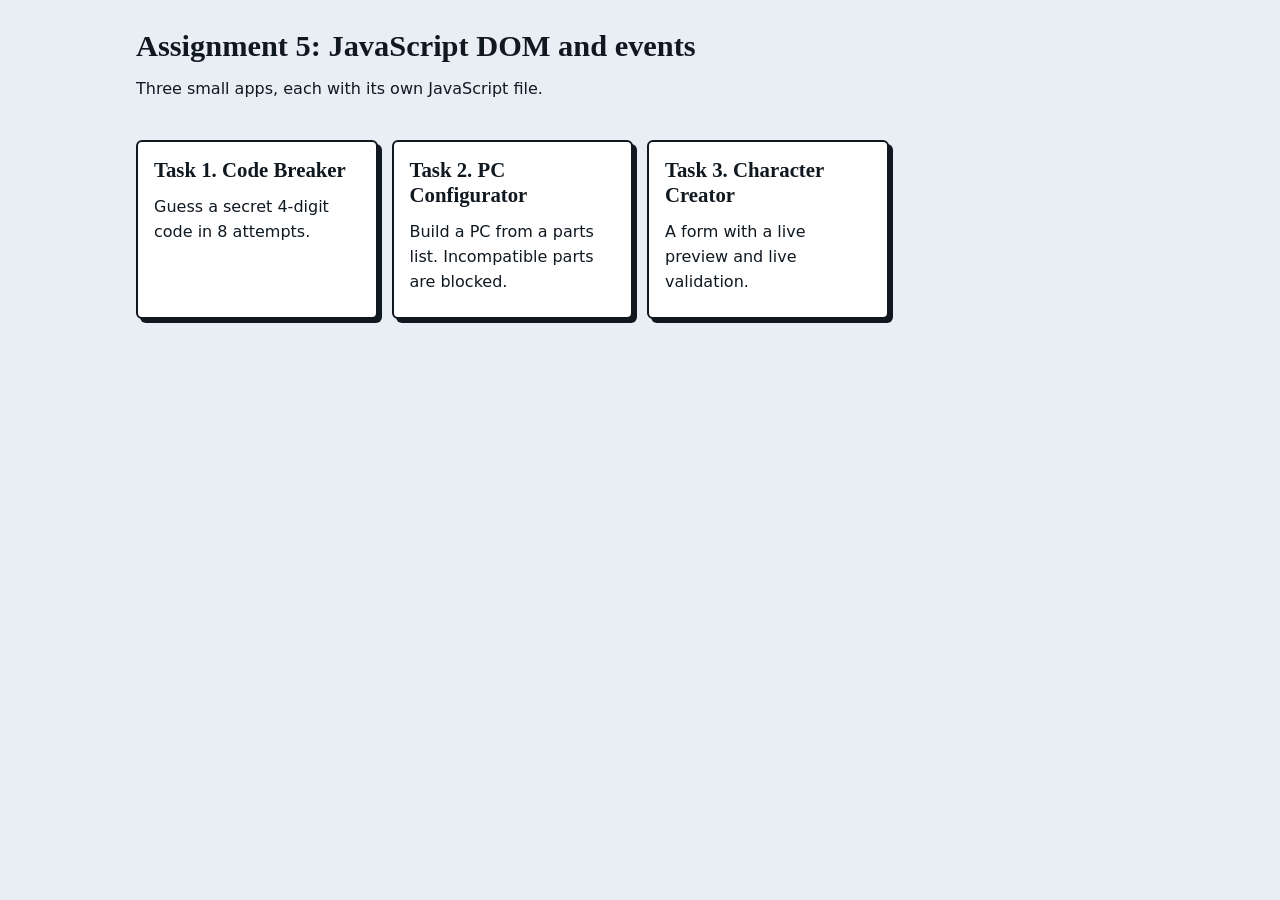
<file: index.html>
<!DOCTYPE html>
<html lang="en">
<head>
  <meta charset="UTF-8">
  <meta name="viewport" content="width=device-width, initial-scale=1">
  <title>Assignment 5 · JavaScript DOM &amp; Events</title>
  <link rel="stylesheet" href="style.css">
</head>
<body>
  <header>
    <h1>Assignment 5: JavaScript DOM and events</h1>
    <p>Three small apps, each with its own JavaScript file.</p>
  </header>
  <main class="grid">
    <a class="card" href="task1.html"><h2>Task 1. Code Breaker</h2><p>Guess a secret 4-digit code in 8 attempts.</p></a>
    <a class="card" href="task2.html"><h2>Task 2. PC Configurator</h2><p>Build a PC from a parts list. Incompatible parts are blocked.</p></a>
    <a class="card" href="task3.html"><h2>Task 3. Character Creator</h2><p>A form with a live preview and live validation.</p></a>
  </main>
</body>
</html>
</file>
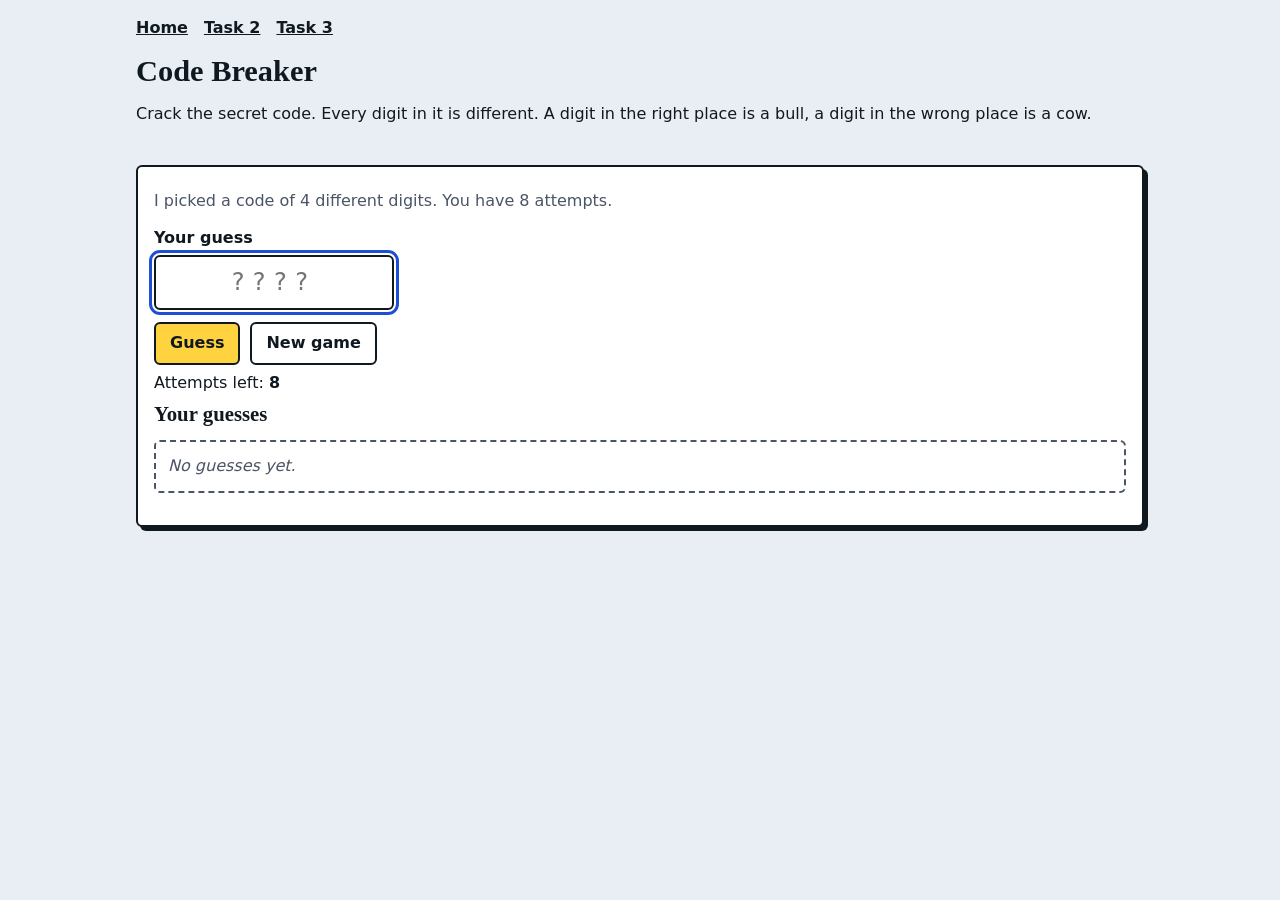
<file: task1.html>
<!DOCTYPE html>
<html lang="en">
<head>
  <meta charset="UTF-8">
  <meta name="viewport" content="width=device-width, initial-scale=1">
  <title>Task 1 · Code Breaker</title>
  <link rel="stylesheet" href="style.css">
  <script src="task1.js" defer></script>
</head>
<body>
  <header>
    <nav><a href="index.html">Home</a><a href="task2.html">Task 2</a><a href="task3.html">Task 3</a></nav>
    <h1>Code Breaker</h1>
    <p>Crack the secret code. Every digit in it is different. A digit in the right place is a bull, a digit in the wrong place is a cow.</p>
  </header>
  <main>
    <section id="game" class="card">
      <p id="message" class="msg" role="status"></p>
      <form id="guess-form" autocomplete="off">
        <label for="guess">Your guess</label>
        <input id="guess" type="text" inputmode="numeric">
        <div class="btns">
          <button id="guess-btn" type="submit">Guess</button>
          <button id="restart" type="button" class="ghost">New game</button>
        </div>
      </form>
      <p>Attempts left: <strong id="left"></strong></p>
      <h2>Your guesses</h2>
      <p id="empty" class="empty">No guesses yet.</p>
      <ol id="history"></ol>
    </section>
  </main>
</body>
</html>
</file>
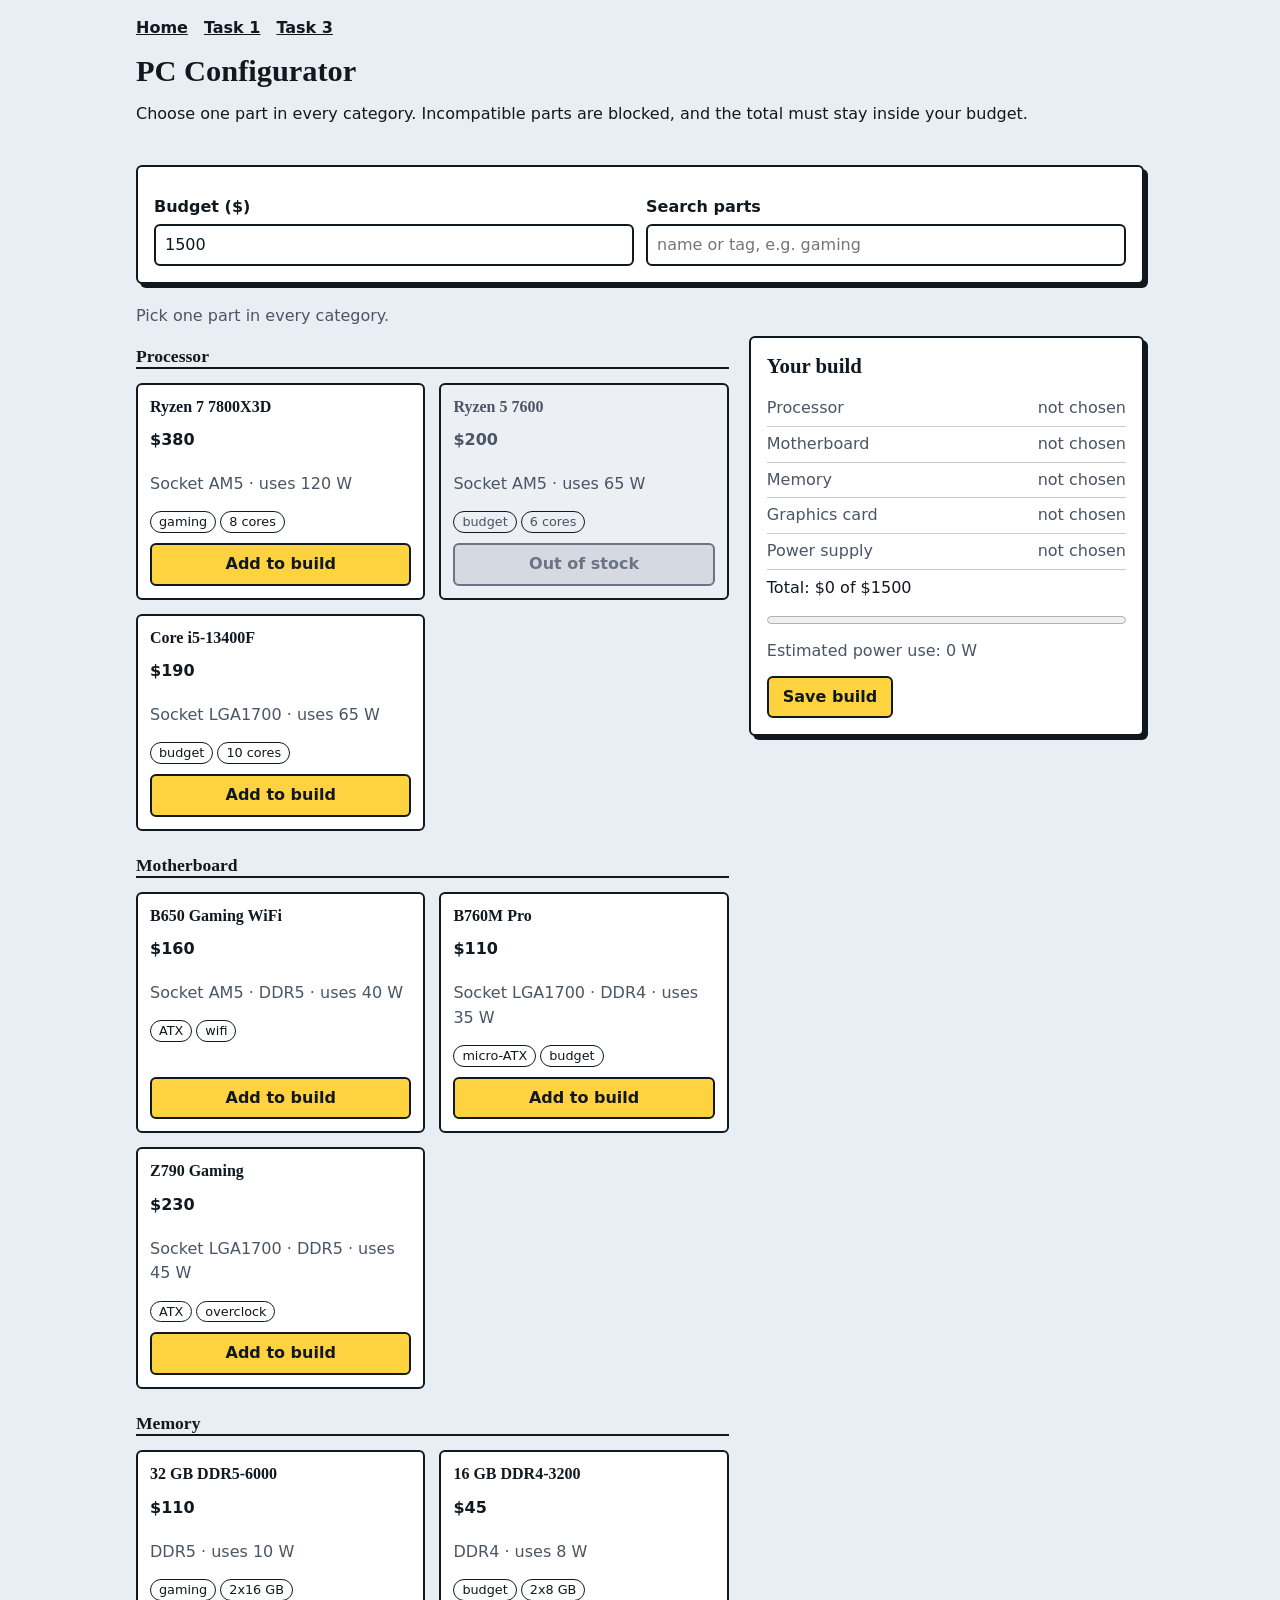
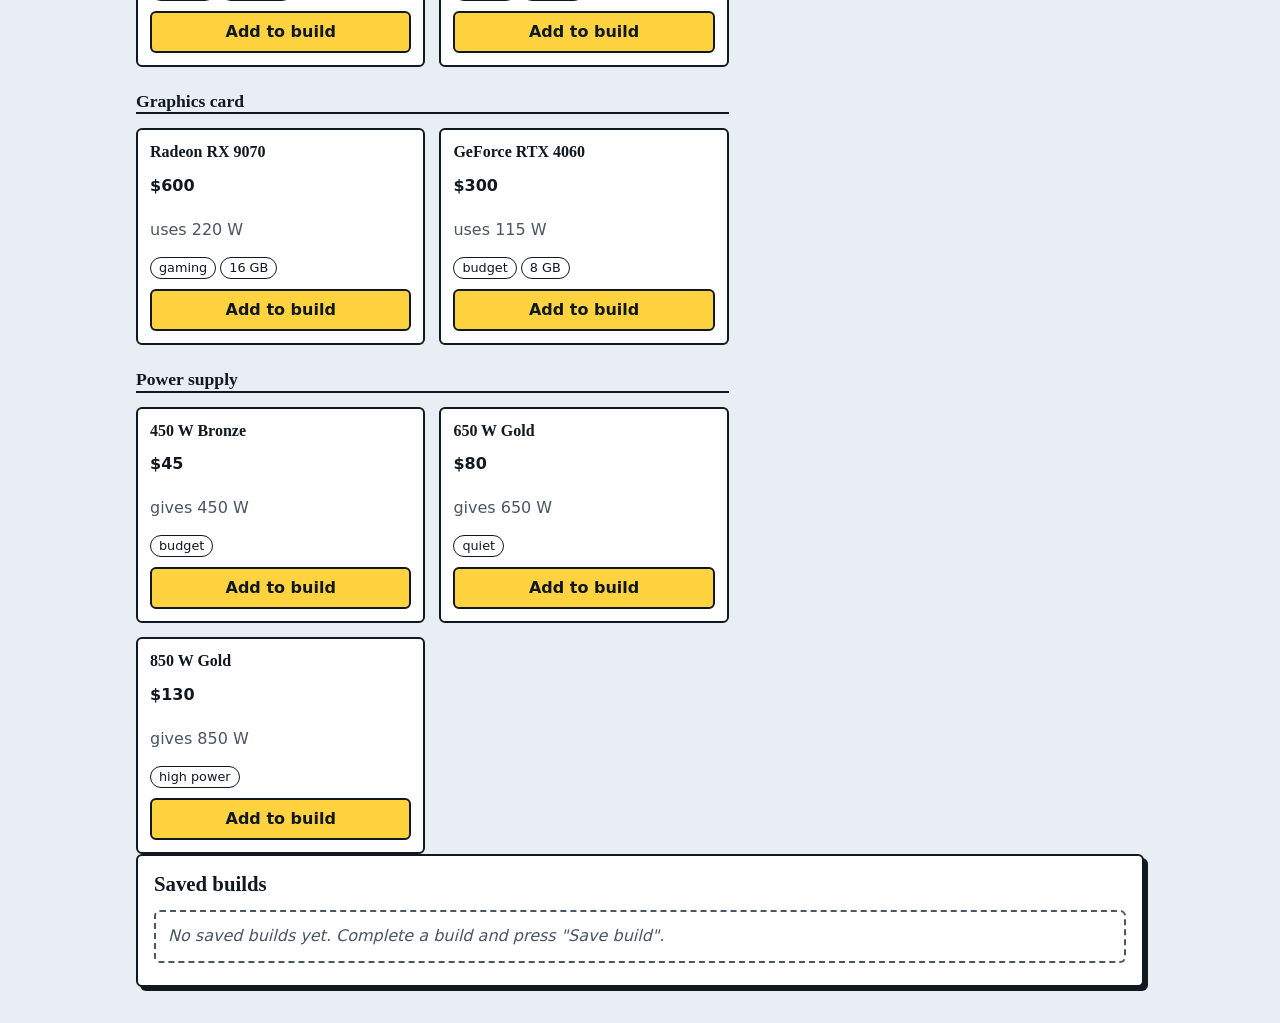
<file: task2.html>
<!DOCTYPE html>
<html lang="en">
<head>
  <meta charset="UTF-8">
  <meta name="viewport" content="width=device-width, initial-scale=1">
  <title>Task 2 · PC Configurator</title>
  <link rel="stylesheet" href="style.css">
  <script src="task2.js" defer></script>
</head>
<body>
  <header>
    <nav><a href="index.html">Home</a><a href="task1.html">Task 1</a><a href="task3.html">Task 3</a></nav>
    <h1>PC Configurator</h1>
    <p>Choose one part in every category. Incompatible parts are blocked, and the total must stay inside your budget.</p>
  </header>
  <main>
    <section class="card">
      <div class="row">
        <div><label for="budget">Budget ($)</label><input id="budget" type="number" min="0" step="50" value="1500"></div>
        <div><label for="search">Search parts</label><input id="search" type="search" placeholder="name or tag, e.g. gaming"></div>
      </div>
    </section>
    <p id="note" class="msg" role="status"></p>
    <div class="layout">
      <section id="parts" class="grid" aria-label="Parts"></section>
      <aside class="card">
        <h2>Your build</h2>
        <div id="build"></div>
        <div class="btns"><button id="save" type="button">Save build</button></div>
      </aside>
    </div>
    <section class="card">
      <h2>Saved builds</h2>
      <div id="saved"></div>
    </section>
  </main>
</body>
</html>
</file>
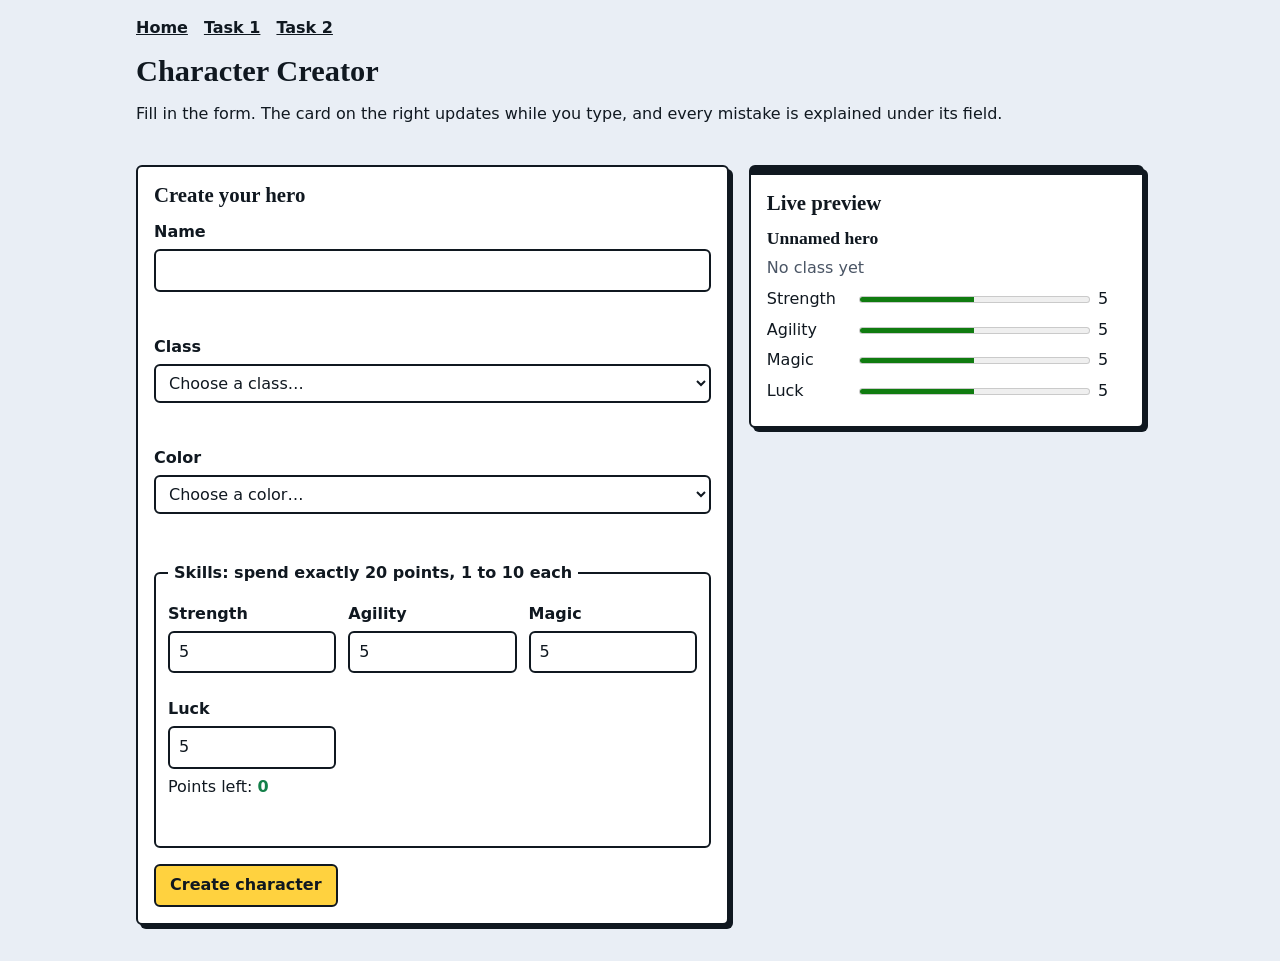
<file: task3.html>
<!DOCTYPE html>
<html lang="en">
<head>
  <meta charset="UTF-8">
  <meta name="viewport" content="width=device-width, initial-scale=1">
  <title>Task 3 · Character Creator</title>
  <link rel="stylesheet" href="style.css">
  <script src="task3.js" defer></script>
</head>
<body>
  <header>
    <nav><a href="index.html">Home</a><a href="task1.html">Task 1</a><a href="task2.html">Task 2</a></nav>
    <h1>Character Creator</h1>
    <p>Fill in the form. The card on the right updates while you type, and every mistake is explained under its field.</p>
  </header>
  <main class="layout">
    <form id="creator" class="card">
      <h2>Create your hero</h2>
      <p id="summary" class="msg error" role="alert" hidden></p>

      <label for="hero-name">Name</label>
      <input id="hero-name" type="text" required minlength="3" maxlength="16" pattern="[A-Za-z][A-Za-z ]*" autocomplete="off" aria-describedby="name-error">
      <p id="name-error" class="msg error"></p>

      <label for="hero-class">Class</label>
      <select id="hero-class" required aria-describedby="class-error">
        <option value="">Choose a class…</option>
        <option value="warrior">Warrior</option>
        <option value="mage">Mage</option>
        <option value="rogue">Rogue</option>
      </select>
      <p id="class-error" class="msg error"></p>

      <label for="hero-color">Color</label>
      <select id="hero-color" required aria-describedby="color-error">
        <option value="">Choose a color…</option>
        <option value="crimson">Crimson</option>
        <option value="azure">Azure</option>
        <option value="emerald">Emerald</option>
        <option value="violet">Violet</option>
        <option value="amber">Amber</option>
      </select>
      <p id="color-error" class="msg error"></p>

      <fieldset class="fields">
        <legend>Skills: spend exactly 20 points, 1 to 10 each</legend>
        <div class="row">
          <div><label for="strength">Strength</label><input id="strength" type="number" min="1" max="10" step="1" value="5" required aria-describedby="skills-error"></div>
          <div><label for="agility">Agility</label><input id="agility" type="number" min="1" max="10" step="1" value="5" required aria-describedby="skills-error"></div>
          <div><label for="magic">Magic</label><input id="magic" type="number" min="1" max="10" step="1" value="5" required aria-describedby="skills-error"></div>
          <div><label for="luck">Luck</label><input id="luck" type="number" min="1" max="10" step="1" value="5" required aria-describedby="skills-error"></div>
        </div>
        <p>Points left: <strong id="left">0</strong></p>
        <p id="skills-error" class="msg error"></p>
      </fieldset>

      <button type="submit">Create character</button>
    </form>

    <aside>
      <section id="preview" class="card preview">
        <h2>Live preview</h2>
        <h3 id="pv-name"></h3>
        <p id="pv-class" class="muted"></p>
        <div class="skill-row"><span>Strength</span><meter id="pv-strength" min="0" max="10" value="0"></meter><span id="pv-strength-n">0</span></div>
        <div class="skill-row"><span>Agility</span><meter id="pv-agility" min="0" max="10" value="0"></meter><span id="pv-agility-n">0</span></div>
        <div class="skill-row"><span>Magic</span><meter id="pv-magic" min="0" max="10" value="0"></meter><span id="pv-magic-n">0</span></div>
        <div class="skill-row"><span>Luck</span><meter id="pv-luck" min="0" max="10" value="0"></meter><span id="pv-luck-n">0</span></div>
      </section>
      <section id="result" class="card result" tabindex="-1" hidden></section>
    </aside>
  </main>
</body>
</html>
</file>
<file: style.css>
/* Shared styles for all three tasks. JavaScript only toggles classes; there are no inline styles. */
:root{--paper:#e9eef5;--ink:#101820;--card:#fff;--muted:#4a5565;--accent:#ffd23f;--ok:#14804a;--okbg:#dff5e8;--bad:#c81d3a;--badbg:#fde4e8;--focus:#1d4ed8;--hero:#101820;color-scheme:light}
*{box-sizing:border-box}
body{margin:0;background:var(--paper);color:var(--ink);font:16px/1.55 "Segoe UI",system-ui,sans-serif}
header,main{max-width:1040px;margin:0 auto;padding:16px}
h1,h2,h3,h4{font-family:Rockwell,"Roboto Slab",Georgia,serif;line-height:1.2}
h1{font-size:1.9rem;margin:.4em 0}
h2{font-size:1.3rem;margin:0 0 .6em}
h3{font-size:1.1rem;margin:.3em 0}
h4{font-size:1rem;margin:0}
p{margin:.4em 0}
nav a{color:var(--ink);margin-right:16px;font-weight:600}

.card{background:var(--card);border:2px solid var(--ink);border-radius:6px;box-shadow:4px 4px 0 var(--ink);padding:16px;margin-bottom:20px}
a.card{display:block;color:inherit;text-decoration:none}
a.card:hover,a.card:focus-visible{background:var(--accent)}
.card.win{background:var(--okbg)}
.card.lose{background:var(--badbg)}
.grid{display:grid;gap:14px;grid-template-columns:repeat(auto-fill,minmax(230px,1fr))}
.row{display:grid;gap:12px;grid-template-columns:repeat(auto-fit,minmax(150px,1fr))}
.layout{display:grid;gap:20px;grid-template-columns:3fr 2fr;align-items:start}
@media (max-width:760px){.layout{grid-template-columns:1fr}}
.btns{display:flex;gap:10px;flex-wrap:wrap;margin-top:12px}

button{font:inherit;font-weight:600;color:var(--ink);background:var(--accent);border:2px solid var(--ink);border-radius:6px;padding:7px 14px;cursor:pointer}
button:hover:not(:disabled){background:#ffe27a}
button:active:not(:disabled){transform:translate(2px,2px)}
button.ghost{background:var(--card)}
button.ghost:hover:not(:disabled){background:var(--paper)}
button:disabled{background:#d5dae2;color:#6b7482;border-color:#6b7482;cursor:not-allowed}
:focus-visible{outline:3px solid var(--focus);outline-offset:2px}

label{display:block;margin:12px 0 4px;font-weight:600}
input,select{width:100%;font:inherit;color:var(--ink);background:#fff;border:2px solid var(--ink);border-radius:6px;padding:7px 9px}
input:hover:not(:disabled),select:hover{background:#fffbe6}
input:disabled{background:#d5dae2;color:#6b7482;border-color:#6b7482}
[aria-invalid="true"]{border-color:var(--bad);background:var(--badbg)}

.msg{min-height:1.55em}
.muted{color:var(--muted)}
.error{color:var(--bad);font-weight:600}
.success{color:var(--ok);font-weight:600}
.empty{color:var(--muted);font-style:italic;padding:12px;border:2px dashed var(--muted);border-radius:6px}

/* Task 1 */
#guess{font-size:1.5rem;letter-spacing:.35em;text-align:center;max-width:15rem}
#history{padding-left:1.4rem}

/* Task 2 */
.part{display:flex;flex-direction:column;gap:6px;background:#fff;border:2px solid var(--ink);border-radius:6px;padding:12px}
.part.selected{background:var(--okbg);border-color:var(--ok)}
.part.soldout{background:#eceff3;color:var(--muted)}
.part button{margin-top:auto}
.cat{grid-column:1/-1;margin:10px 0 0;border-bottom:2px solid var(--ink)}
.tag{display:inline-block;font-size:.8rem;border:1px solid var(--ink);border-radius:99px;padding:0 8px;margin:0 4px 4px 0}
.price{font-weight:700}
.slot{display:flex;justify-content:space-between;gap:10px;padding:5px 0;border-bottom:1px solid #c5ccd8}
progress{width:100%;height:16px;accent-color:var(--ok)}
progress.over{accent-color:var(--bad)}
.scroll{overflow-x:auto}
table{border-collapse:collapse;width:100%;min-width:520px}
th,td{border:1px solid var(--ink);padding:6px 8px;text-align:left}
td.best{background:var(--okbg);font-weight:700}

/* Task 3 */
.fields{border:2px solid var(--ink);border-radius:6px;padding:4px 12px 8px;margin:16px 0}
legend{font-weight:700;padding:0 6px}
.preview,.result{border-top:10px solid var(--hero)}
.c-crimson{--hero:#c81d3a}.c-azure{--hero:#1d6fd8}.c-emerald{--hero:#14804a}.c-violet{--hero:#7a3fd1}.c-amber{--hero:#e69500}
.skill-row{display:grid;grid-template-columns:84px 1fr 28px;gap:8px;align-items:center;margin:6px 0}
meter{width:100%;height:14px}
#summary{border:2px solid var(--bad);background:var(--badbg);padding:8px 12px;border-radius:6px}
#result:focus{outline:none}
</file>
